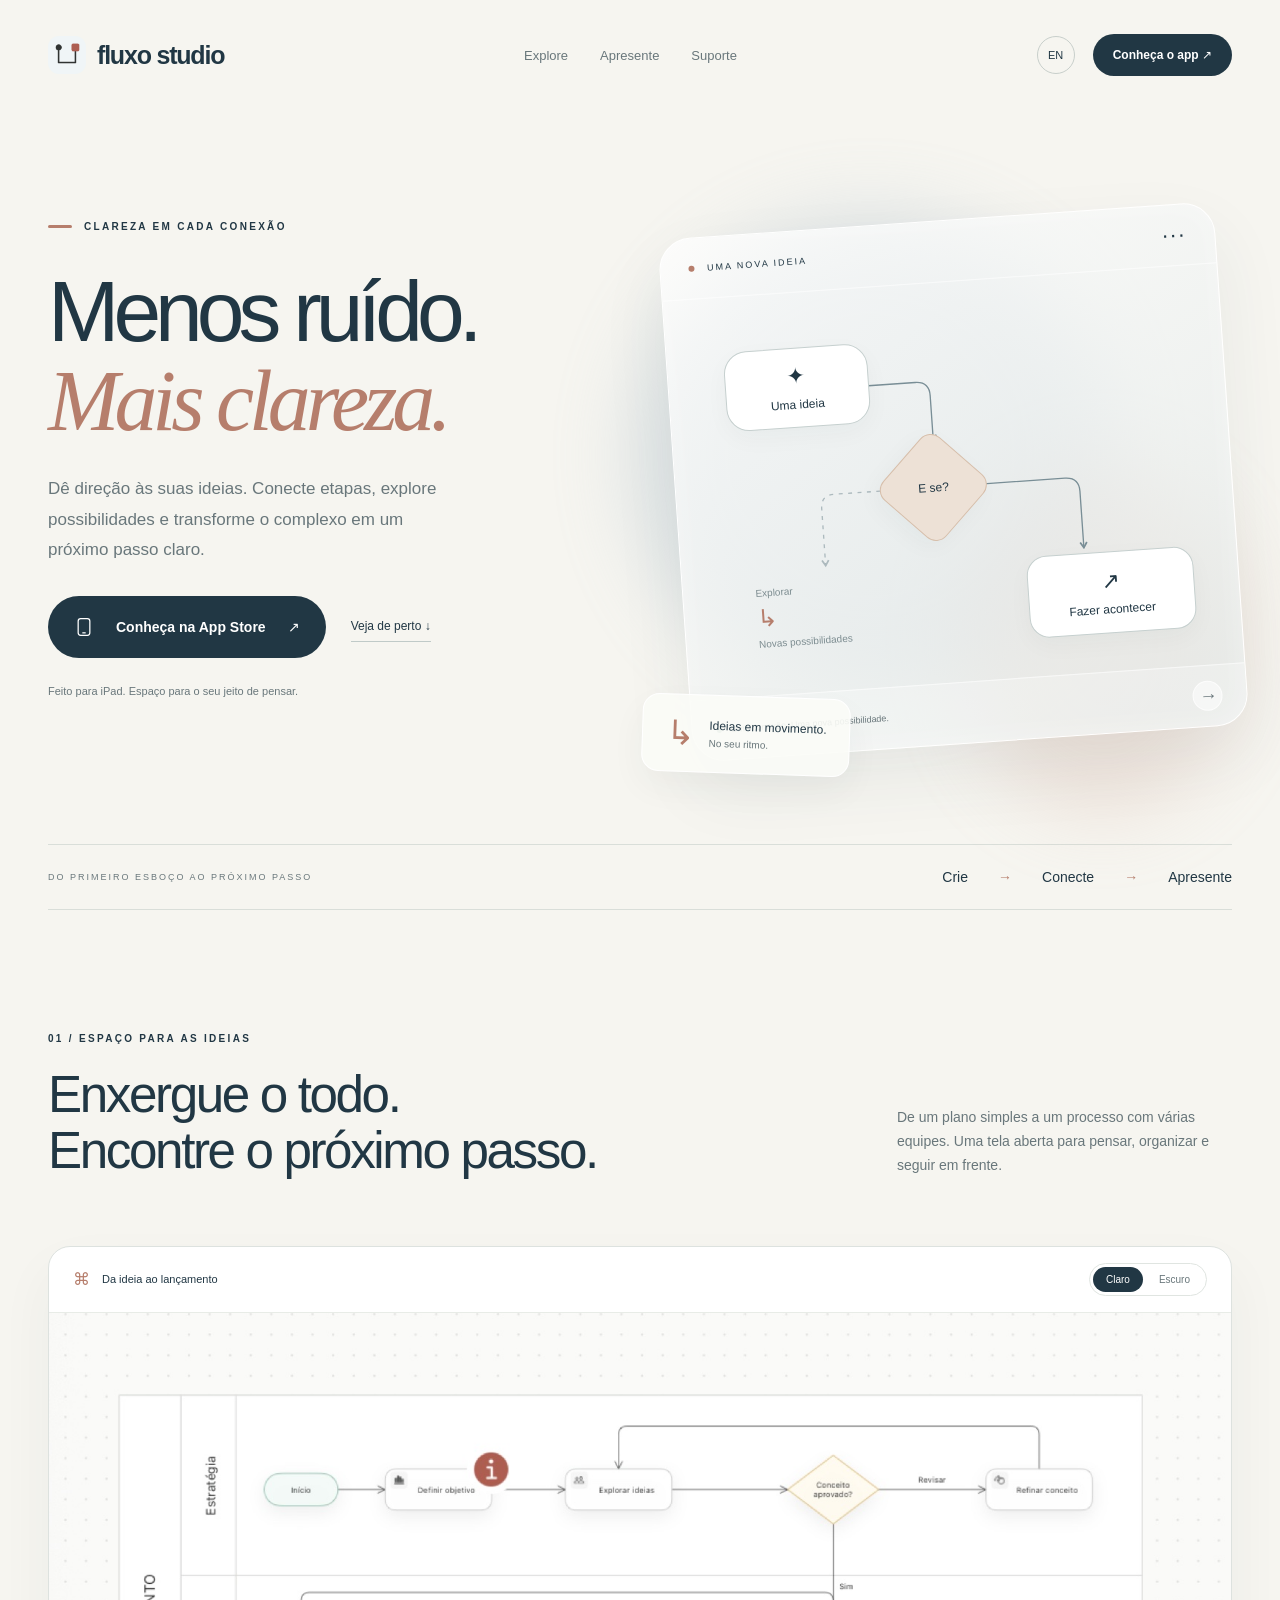
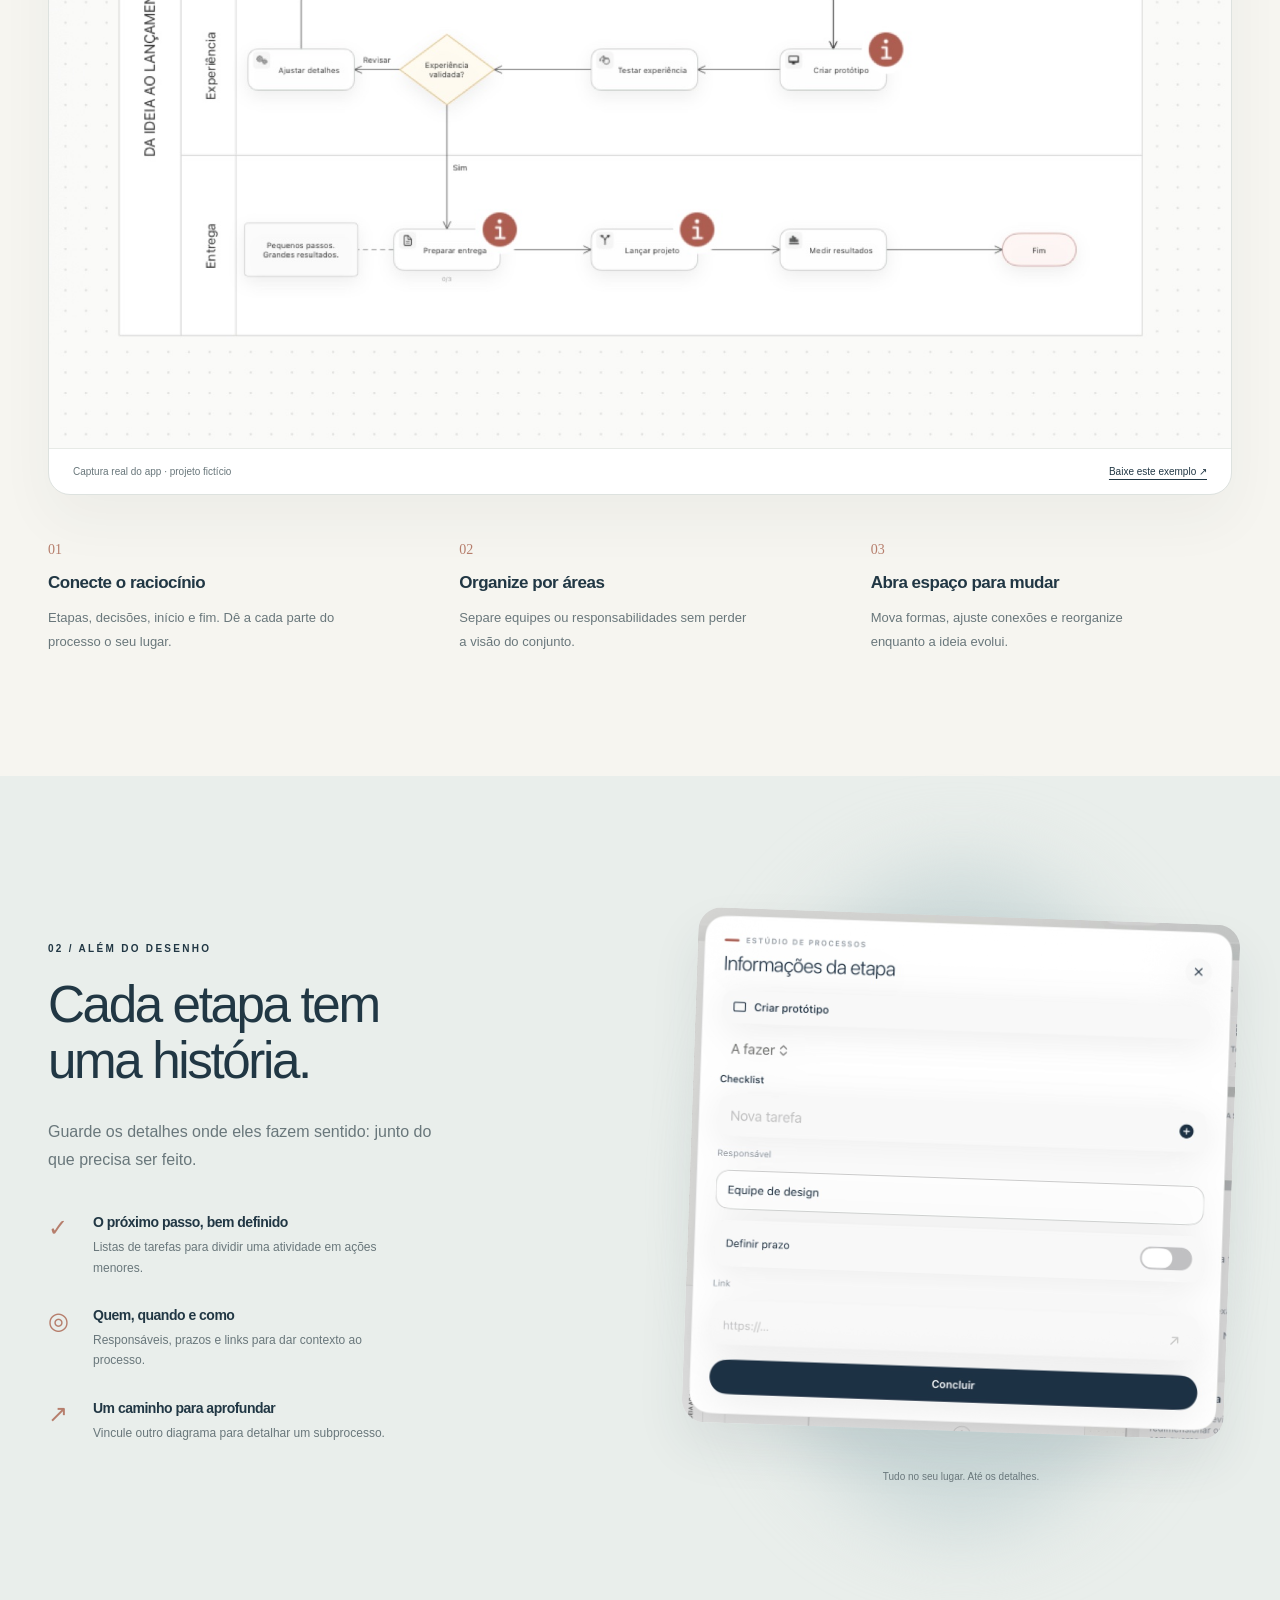
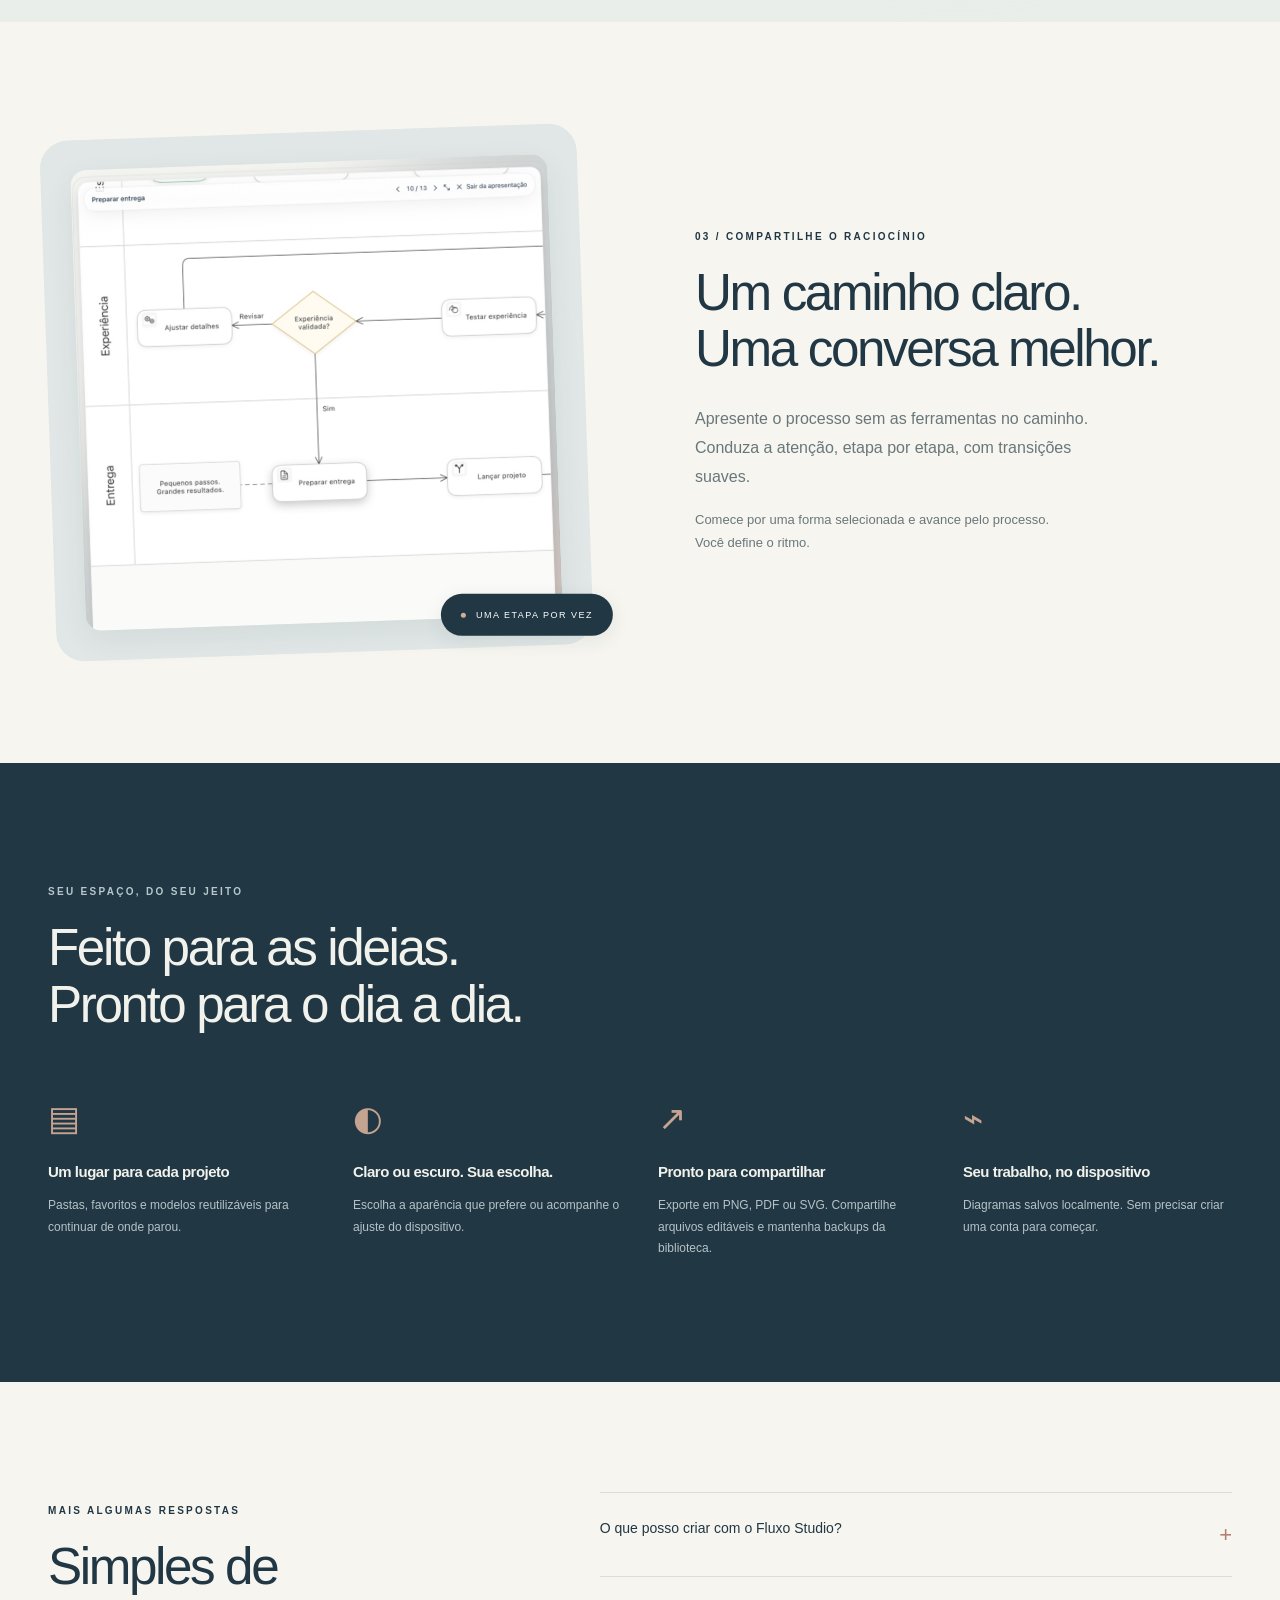
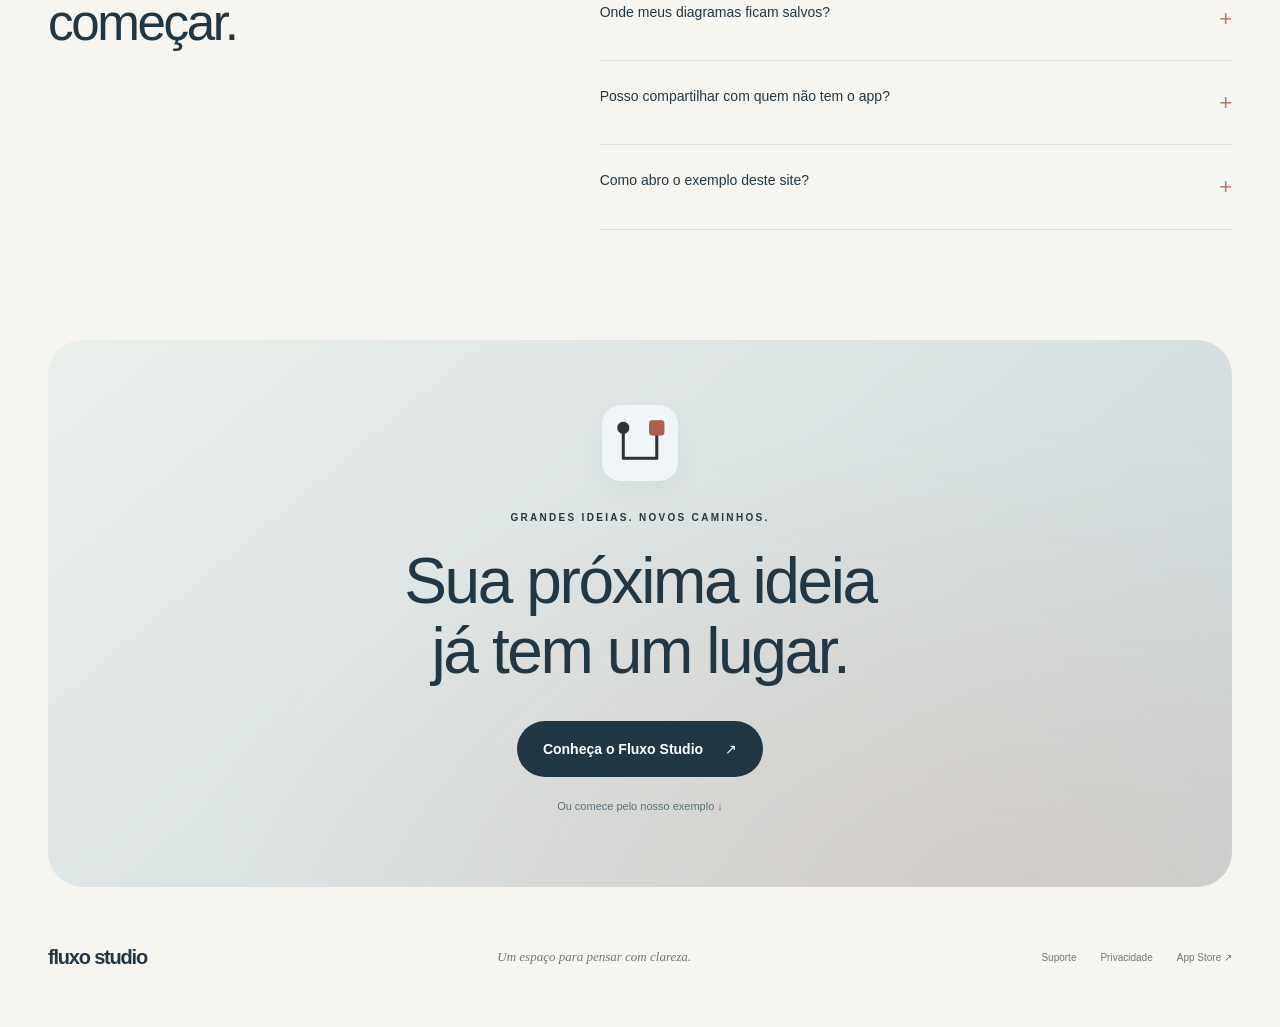
<file: index.html>
<!doctype html>
<html lang="pt-BR">
<head>
<meta charset="utf-8"><meta name="viewport" content="width=device-width,initial-scale=1">
<title>Fluxo Studio — Grandes ideias. Novos caminhos.</title>
<meta name="description" content="Transforme ideias em fluxogramas claros no iPad. Conecte etapas, organize processos e apresente cada próximo passo com Fluxo Studio.">
<meta name="theme-color" content="#f6f5f0"><link rel="canonical" href="https://forappmobile.github.io/fluxostudio.io/">
<meta property="og:title" content="Fluxo Studio — Grandes ideias. Novos caminhos."><meta property="og:description" content="Um espaço para conectar, organizar e criar. Fluxogramas no iPad."><meta property="og:image" content="https://forappmobile.github.io/fluxostudio.io/assets/social.jpg"><meta property="og:type" content="website">
<link rel="icon" href="assets/icon.png"><link rel="apple-touch-icon" href="assets/icon.png"><link rel="stylesheet" href="style.css"><script defer src="app.js"></script>
</head>
<body>
<a class="skip" href="#main" data-en="Skip to content">Pular para o conteúdo</a>
<header class="nav wrap"><a class="brand" href="./" aria-label="Fluxo Studio"><img src="assets/icon.png" alt="" width="38" height="38"><span>fluxo studio</span></a><nav aria-label="Principal"><a href="#recursos" data-en="Explore">Explore</a><a href="#apresentacao" data-en="Present">Apresente</a><a href="support.html" data-en="Support">Suporte</a></nav><div class="nav-actions"><button class="lang" type="button" aria-label="Switch language to English">EN</button><a class="button small" href="https://apps.apple.com/us/app/fluxo-studio/id6829978647" data-en="Get the app ↗">Conheça o app ↗</a></div></header>
<main id="main">
<section class="hero wrap">
 <div class="hero-copy"><p class="eyebrow"><i></i><span data-en="CLARITY IN EVERY CONNECTION">CLAREZA EM CADA CONEXÃO</span></p><h1><span data-en="Less noise.">Menos ruído.</span><br><em data-en="More clarity.">Mais clareza.</em></h1><p class="lead" data-en="Give your ideas a direction. Connect steps, explore possibilities and turn the complex into a clear next step.">Dê direção às suas ideias. Conecte etapas, explore possibilidades e transforme o complexo em um próximo passo claro.</p><div class="hero-actions"><a class="button" href="https://apps.apple.com/us/app/fluxo-studio/id6829978647"><svg viewBox="0 0 24 24" aria-hidden="true"><rect x="5" y="2" width="14" height="20" rx="3"/><path d="M10 19h4"/></svg><span data-en="Discover on the App Store">Conheça na App Store</span><span>↗</span></a><a class="text-link" href="#recursos" data-en="Take a closer look ↓">Veja de perto ↓</a></div><p class="micro" data-en="Made for iPad. Space for your way of thinking.">Feito para iPad. Espaço para o seu jeito de pensar.</p></div>
 <div class="hero-art" aria-label="Demonstração ilustrativa de um fluxo"><div class="orbit one"></div><div class="orbit two"></div><div class="flow-board"><div class="board-heading"><span><i></i> <span data-en="A NEW IDEA">UMA NOVA IDEIA</span></span><span class="board-dots">···</span></div><div class="flow-stage"><svg class="wires" viewBox="0 0 600 510" aria-hidden="true"><defs><marker id="arrow" markerWidth="7" markerHeight="7" refX="5" refY="3.5" orient="auto"><path d="M1 1l4 2.5L1 6" fill="none" stroke="currentColor" stroke-width="1.3"/></marker></defs><path d="M136 125H260Q278 125 278 143V200"/><path d="M338 260H442Q460 260 460 278V350"/><path class="branch" d="M218 260H147Q130 260 130 277V350"/></svg><button class="flow-node start" data-step="0"><span class="node-icon">✦</span><span data-en="An idea">Uma ideia</span></button><button class="flow-node decision" data-step="1"><span data-en="What if?">E se?</span></button><button class="flow-node process" data-step="2"><span class="node-icon">↗</span><span data-en="Make it happen">Fazer acontecer</span></button><div class="flow-note"><span data-en="Explore">Explorar</span><span class="note-mark">↳</span><span data-en="New possibilities">Novas possibilidades</span></div></div><div class="board-bottom"><span class="pulse"></span><span data-en="One connection. A new possibility.">Uma conexão. Uma nova possibilidade.</span><button class="demo-next" type="button" aria-label="Próxima etapa">→</button></div></div><div class="floating-note"><span>↳</span><div><strong data-en="Ideas in motion.">Ideias em movimento.</strong><small data-en="At your own pace.">No seu ritmo.</small></div></div></div>
</section>
<div class="intro-strip wrap"><span data-en="FROM FIRST SKETCH TO NEXT STEP">DO PRIMEIRO ESBOÇO AO PRÓXIMO PASSO</span><div><span data-en="Create">Crie</span><b>→</b><span data-en="Connect">Conecte</span><b>→</b><span data-en="Present">Apresente</span></div></div>
<section class="workspace section wrap" id="recursos"><div class="section-top"><div><p class="eyebrow" data-en="01 / MAKE ROOM FOR IDEAS">01 / ESPAÇO PARA AS IDEIAS</p><h2 data-en="See the whole.\nFind the next step.">Enxergue o todo.<br>Encontre o próximo passo.</h2></div><p data-en="From a simple plan to a process with several teams. An open canvas to think, organize and move forward.">De um plano simples a um processo com várias equipes. Uma tela aberta para pensar, organizar e seguir em frente.</p></div><div class="app-window"><div class="window-bar"><span class="window-mark">⌘</span><span data-en="From idea to launch">Da ideia ao lançamento</span><div class="appearance-switch" role="group" aria-label="Aparência da prévia"><button class="active" type="button" data-theme="light" aria-pressed="true" data-en="Light">Claro</button><button type="button" data-theme="dark" aria-pressed="false" data-en="Dark">Escuro</button></div></div><img class="workspace-img" data-asset="flow-light" src="assets/pt-BR-flow-light.jpg" alt="Fluxograma real com áreas de estratégia, experiência e entrega" width="1600" height="996" loading="lazy"><div class="window-caption"><span data-en="Actual app capture · fictional project">Captura real do app · projeto fictício</span><a href="assets/exemplo.fluxo.json" download data-en="Download this example ↗">Baixe este exemplo ↗</a></div></div><div class="feature-row"><article><span class="feature-index">01</span><h3 data-en="Connect your thinking">Conecte o raciocínio</h3><p data-en="Steps, decisions, starts and finishes. Give every part of the process its place.">Etapas, decisões, início e fim. Dê a cada parte do processo o seu lugar.</p></article><article><span class="feature-index">02</span><h3 data-en="Organize with lanes">Organize por áreas</h3><p data-en="Separate teams or responsibilities without losing sight of the bigger picture.">Separe equipes ou responsabilidades sem perder a visão do conjunto.</p></article><article><span class="feature-index">03</span><h3 data-en="Make room for change">Abra espaço para mudar</h3><p data-en="Move shapes, adjust connections and reorganize as your idea evolves.">Mova formas, ajuste conexões e reorganize enquanto a ideia evolui.</p></article></div></section>
<section class="context-section section"><div class="wrap context-grid"><div class="context-copy"><p class="eyebrow" data-en="02 / GO BEYOND THE DIAGRAM">02 / ALÉM DO DESENHO</p><h2 data-en="Every step has\na story.">Cada etapa tem<br>uma história.</h2><p class="section-lead" data-en="Keep the details where they make sense: right next to the work.">Guarde os detalhes onde eles fazem sentido: junto do que precisa ser feito.</p><ul class="detail-list"><li><span>✓</span><div><h3 data-en="A clear next action">O próximo passo, bem definido</h3><p data-en="Checklists to break an activity into smaller actions.">Listas de tarefas para dividir uma atividade em ações menores.</p></div></li><li><span>◎</span><div><h3 data-en="Who, when and how">Quem, quando e como</h3><p data-en="Owners, deadlines and links to give your process context.">Responsáveis, prazos e links para dar contexto ao processo.</p></div></li><li><span>↗</span><div><h3 data-en="Dive into the details">Um caminho para aprofundar</h3><p data-en="Connect another diagram to explore a subprocess.">Vincule outro diagrama para detalhar um subprocesso.</p></div></li></ul></div><div class="details-visual"><div class="detail-backdrop"></div><img data-asset="details" src="assets/pt-BR-details.jpg" alt="Painel de informações de uma etapa no Fluxo Studio" width="1100" height="1045" loading="lazy"><span class="caption" data-en="Everything in its place. Even the details.">Tudo no seu lugar. Até os detalhes.</span></div></div></section>
<section class="presentation section wrap" id="apresentacao"><div class="presentation-visual"><img data-asset="presentation" src="assets/pt-BR-presentation.jpg" alt="Modo apresentação do Fluxo Studio" width="1100" height="1065" loading="lazy"><span class="presentation-pill"><i></i><span data-en="ONE STEP AT A TIME">UMA ETAPA POR VEZ</span></span></div><div><p class="eyebrow" data-en="03 / SHARE YOUR THINKING">03 / COMPARTILHE O RACIOCÍNIO</p><h2 data-en="A clear path.\nA better conversation.">Um caminho claro.<br>Uma conversa melhor.</h2><p class="section-lead" data-en="Present the process without the tools getting in the way. Guide attention, step by step, with smooth transitions.">Apresente o processo sem as ferramentas no caminho. Conduza a atenção, etapa por etapa, com transições suaves.</p><p class="subtle" data-en="Start from a selected shape and keep moving through the process. You set the pace.">Comece por uma forma selecionada e avance pelo processo. Você define o ritmo.</p></div></section>
<section class="essentials section"><div class="wrap"><p class="eyebrow" data-en="YOUR SPACE, YOUR WAY">SEU ESPAÇO, DO SEU JEITO</p><h2 data-en="Built for ideas.\nReady for everyday work.">Feito para as ideias.<br>Pronto para o dia a dia.</h2><div class="essentials-grid"><article><span class="line-icon">▤</span><h3 data-en="A place for every project">Um lugar para cada projeto</h3><p data-en="Folders, favorites and reusable templates to pick up where you left off.">Pastas, favoritos e modelos reutilizáveis para continuar de onde parou.</p></article><article><span class="line-icon">◐</span><h3 data-en="Light or dark. Your choice.">Claro ou escuro. Sua escolha.</h3><p data-en="Choose your preferred appearance or follow your device’s setting.">Escolha a aparência que prefere ou acompanhe o ajuste do dispositivo.</p></article><article><span class="line-icon">↗</span><h3 data-en="Ready to share">Pronto para compartilhar</h3><p data-en="Export PNG, PDF or SVG. Share editable files and keep library backups.">Exporte em PNG, PDF ou SVG. Compartilhe arquivos editáveis e mantenha backups da biblioteca.</p></article><article><span class="line-icon">⌁</span><h3 data-en="Your work, on your device">Seu trabalho, no dispositivo</h3><p data-en="Diagrams saved locally. No account required to start creating.">Diagramas salvos localmente. Sem precisar criar uma conta para começar.</p></article></div></div></section>
<section class="faq section wrap"><div><p class="eyebrow" data-en="A FEW MORE DETAILS">MAIS ALGUMAS RESPOSTAS</p><h2 data-en="Simple to\nget started.">Simples de<br>começar.</h2></div><div class="faq-items"><details><summary data-en="What can I create with Fluxo Studio?">O que posso criar com o Fluxo Studio?</summary><p data-en="Flowcharts for work processes, project planning, decision paths and ideas you want to organize visually. Start with a simple sequence and add detail as you need it.">Fluxogramas de processos de trabalho, planejamento de projetos, caminhos de decisão e ideias que você quer organizar visualmente. Comece com uma sequência simples e detalhe conforme precisar.</p></details><details><summary data-en="Where are my diagrams saved?">Onde meus diagramas ficam salvos?</summary><p data-en="In the app’s local storage on your device. Use editable-file export and full library backups to keep a separate copy. Fluxo Studio does not offer automatic cloud synchronization.">No armazenamento local do app, no seu dispositivo. Use a exportação de arquivos editáveis e o backup completo da biblioteca para manter uma cópia separada. O Fluxo Studio não oferece sincronização automática em nuvem.</p></details><details><summary data-en="Can I share with someone who doesn’t have the app?">Posso compartilhar com quem não tem o app?</summary><p data-en="Yes. Export as PNG, PDF or SVG for viewing outside Fluxo Studio. To continue editing in Fluxo Studio, share an editable diagram file.">Sim. Exporte em PNG, PDF ou SVG para visualizar fora do Fluxo Studio. Para continuar editando no Fluxo Studio, compartilhe o arquivo editável do diagrama.</p></details><details><summary data-en="How do I open the example from this site?">Como abro o exemplo deste site?</summary><p data-en="Download the sample diagram, save it to Files and use the import option in the app’s editor menu. The example is fictional and can be edited.">Baixe o diagrama de exemplo, salve no app Arquivos e use a opção de importação no menu do editor. O exemplo é fictício e pode ser editado.</p></details></div></section>
<section class="closing wrap"><div class="closing-mark"><img src="assets/icon.png" alt="" width="76" height="76"></div><p class="eyebrow" data-en="GREAT IDEAS. NEW PATHS.">GRANDES IDEIAS. NOVOS CAMINHOS.</p><h2 data-en="Your next idea\nalready has a place.">Sua próxima ideia<br>já tem um lugar.</h2><a class="button" href="https://apps.apple.com/us/app/fluxo-studio/id6829978647"><span data-en="Discover Fluxo Studio">Conheça o Fluxo Studio</span><span>↗</span></a><a class="closing-example" href="assets/exemplo.fluxo.json" download data-en="Or start with our example ↓">Ou comece pelo nosso exemplo ↓</a></section>
</main>
<footer class="footer wrap"><a class="brand" href="./">fluxo studio</a><span data-en="A space to think clearly.">Um espaço para pensar com clareza.</span><div><a href="support.html" data-en="Support">Suporte</a><a href="privacy.html" data-en="Privacy">Privacidade</a><a href="https://apps.apple.com/us/app/fluxo-studio/id6829978647">App Store ↗</a></div></footer>
</body></html>
</file>
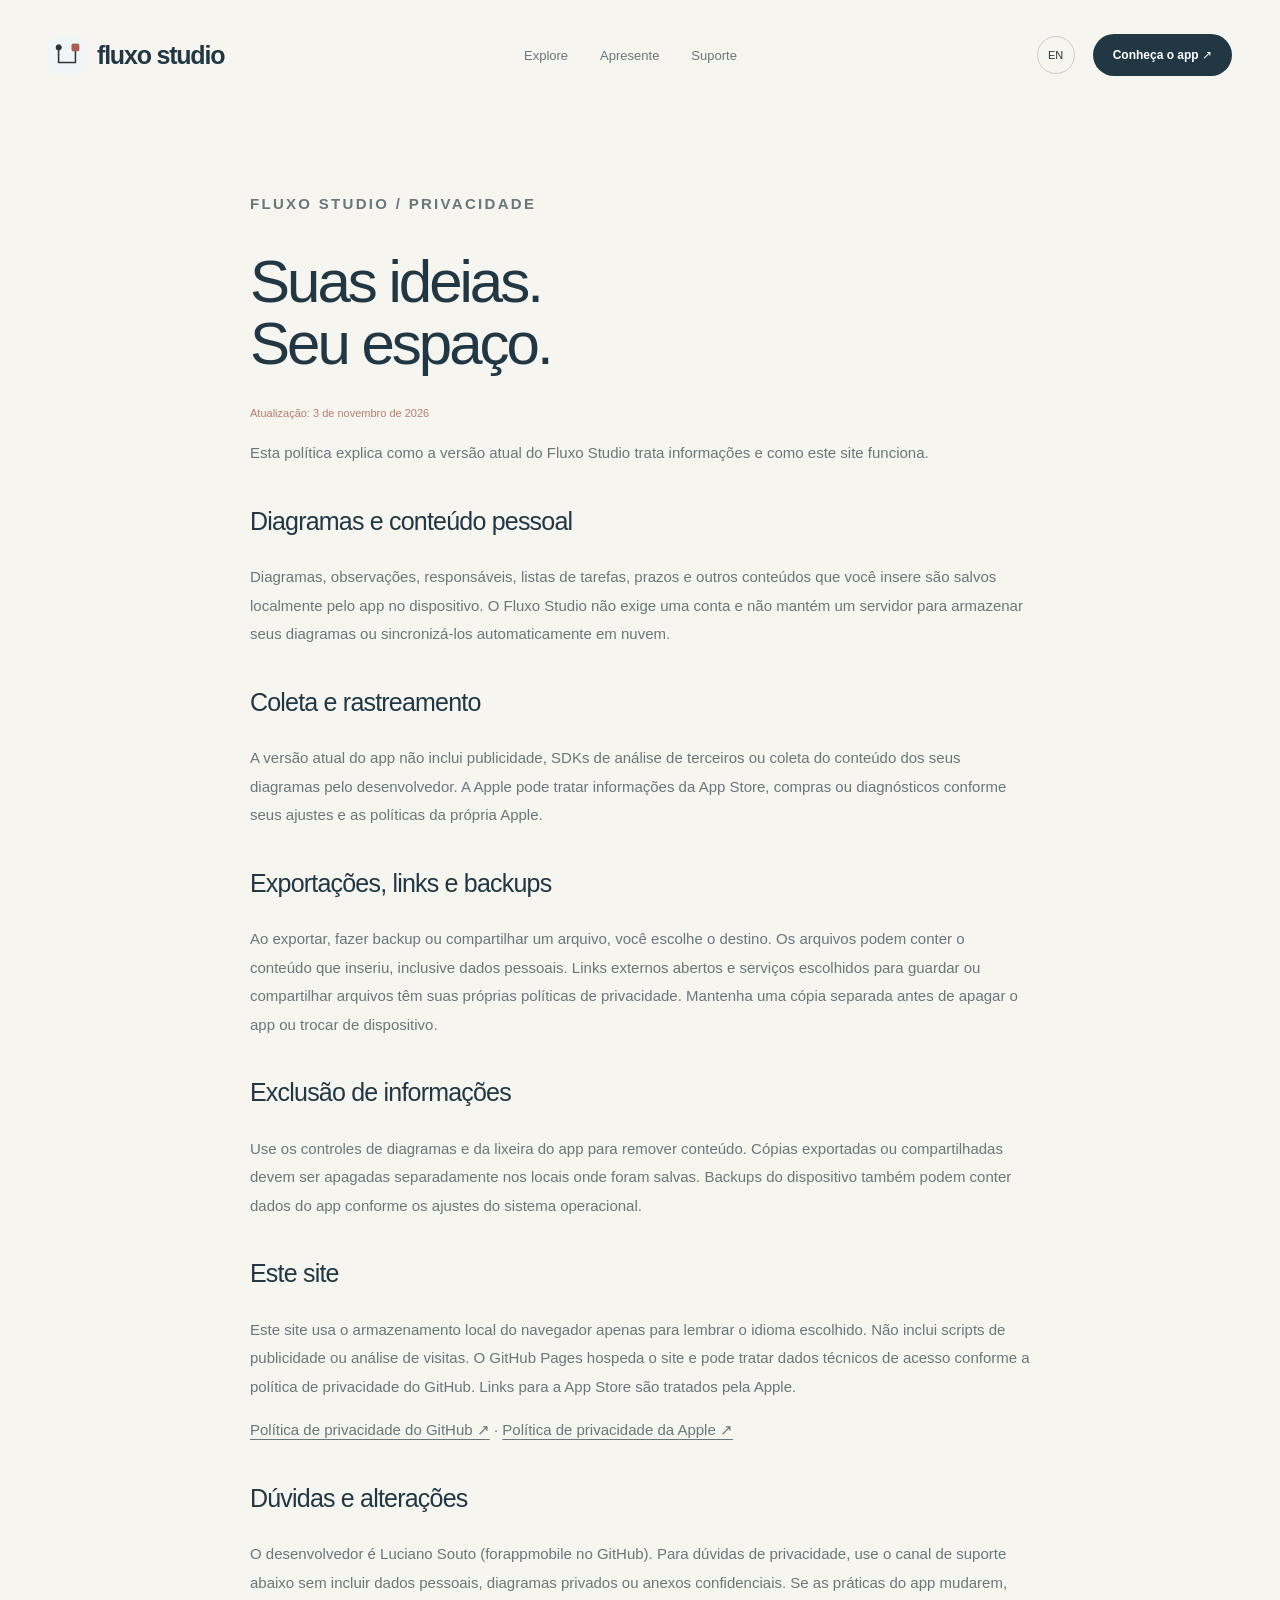
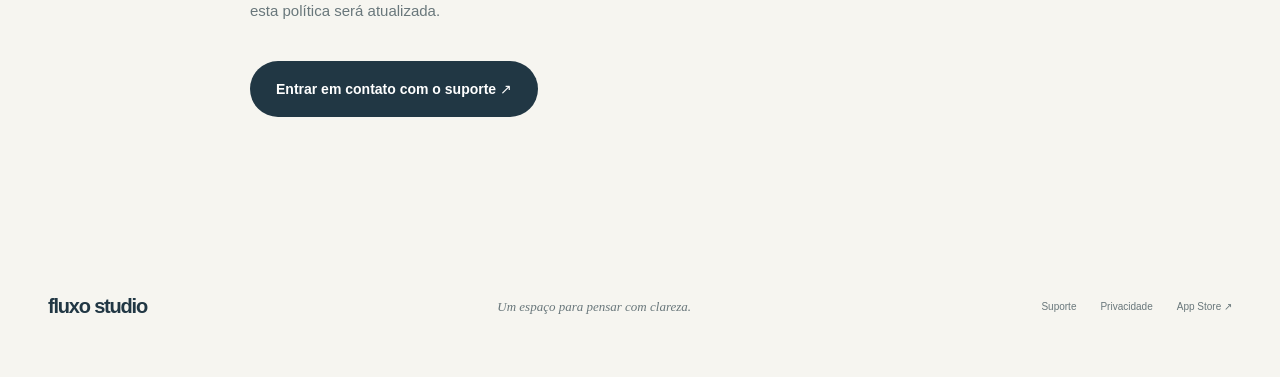
<file: privacy.html>
<!doctype html>
<html lang="pt-BR">
<head>
<meta charset="utf-8"><meta name="viewport" content="width=device-width,initial-scale=1">
<title>Fluxo Studio — Privacidade</title>
<meta name="description" content="Transforme ideias em fluxogramas claros no iPad. Conecte etapas, organize processos e apresente cada próximo passo com Fluxo Studio.">
<meta name="theme-color" content="#f6f5f0"><link rel="canonical" href="https://forappmobile.github.io/fluxostudio.io/privacy.html">
<meta property="og:title" content="Fluxo Studio — Grandes ideias. Novos caminhos."><meta property="og:description" content="Um espaço para conectar, organizar e criar. Fluxogramas no iPad."><meta property="og:image" content="https://forappmobile.github.io/fluxostudio.io/assets/social.jpg"><meta property="og:type" content="website">
<link rel="icon" href="assets/icon.png"><link rel="apple-touch-icon" href="assets/icon.png"><link rel="stylesheet" href="style.css"><script defer src="app.js"></script>
</head>
<body data-pt-title="Fluxo Studio — Privacidade" data-en-title="Fluxo Studio — Privacy"><a class="skip" href="#main" data-en="Skip to content">Pular para o conteúdo</a>
<header class="nav wrap"><a class="brand" href="./" aria-label="Fluxo Studio"><img src="assets/icon.png" alt="" width="38" height="38"><span>fluxo studio</span></a><nav aria-label="Principal"><a href="./#recursos" data-en="Explore">Explore</a><a href="./#apresentacao" data-en="Present">Apresente</a><a href="support.html" data-en="Support">Suporte</a></nav><div class="nav-actions"><button class="lang" type="button" aria-label="Switch language to English">EN</button><a class="button small" href="https://apps.apple.com/us/app/fluxo-studio/id6829978647" data-en="Get the app ↗">Conheça o app ↗</a></div></header>
<main id="main" class="legal wrap"><p class="eyebrow" data-en="FLUXO STUDIO / PRIVACY">FLUXO STUDIO / PRIVACIDADE</p><h1 data-en="Your ideas.
Your space.">Suas ideias.<br>Seu espaço.</h1><p class="updated" data-en="Last updated: November 3, 2026">Atualização: 3 de novembro de 2026</p><p data-en="This policy explains how the current version of Fluxo Studio handles information, and how this website works.">Esta política explica como a versão atual do Fluxo Studio trata informações e como este site funciona.</p><h2 data-en="Diagrams and personal content">Diagramas e conteúdo pessoal</h2><p data-en="Diagrams, notes, owners, checklists, deadlines and other content you enter are saved locally in the app on your device. Fluxo Studio does not require an account and does not operate a server for storing your diagrams or automatically synchronizing them in the cloud.">Diagramas, observações, responsáveis, listas de tarefas, prazos e outros conteúdos que você insere são salvos localmente pelo app no dispositivo. O Fluxo Studio não exige uma conta e não mantém um servidor para armazenar seus diagramas ou sincronizá-los automaticamente em nuvem.</p><h2 data-en="Collection and tracking">Coleta e rastreamento</h2><p data-en="The current app does not include advertising, third-party analytics SDKs or developer-operated collection of your diagram content. Apple may process App Store, purchase or diagnostic information according to your settings and Apple’s own policies.">A versão atual do app não inclui publicidade, SDKs de análise de terceiros ou coleta do conteúdo dos seus diagramas pelo desenvolvedor. A Apple pode tratar informações da App Store, compras ou diagnósticos conforme seus ajustes e as políticas da própria Apple.</p><h2 data-en="Exports, links and backups">Exportações, links e backups</h2><p data-en="When you export, back up or share a file, you choose the destination. Files may contain the content you entered, including personal details. External links you open and services you choose to store or share files have their own privacy policies. Keep a separate backup before deleting the app or changing devices.">Ao exportar, fazer backup ou compartilhar um arquivo, você escolhe o destino. Os arquivos podem conter o conteúdo que inseriu, inclusive dados pessoais. Links externos abertos e serviços escolhidos para guardar ou compartilhar arquivos têm suas próprias políticas de privacidade. Mantenha uma cópia separada antes de apagar o app ou trocar de dispositivo.</p><h2 data-en="Deleting your information">Exclusão de informações</h2><p data-en="Use the app’s diagram and trash controls to remove content. Exported and shared copies must be deleted separately from the locations where you saved them. Device backups may also contain app data according to your operating-system settings.">Use os controles de diagramas e da lixeira do app para remover conteúdo. Cópias exportadas ou compartilhadas devem ser apagadas separadamente nos locais onde foram salvas. Backups do dispositivo também podem conter dados do app conforme os ajustes do sistema operacional.</p><h2 data-en="This website">Este site</h2><p data-en="This website uses browser local storage only to remember your language choice. It does not include advertising or analytics scripts. GitHub Pages hosts the website and may process technical access data under GitHub’s privacy policy. Links to the App Store are handled by Apple.">Este site usa o armazenamento local do navegador apenas para lembrar o idioma escolhido. Não inclui scripts de publicidade ou análise de visitas. O GitHub Pages hospeda o site e pode tratar dados técnicos de acesso conforme a política de privacidade do GitHub. Links para a App Store são tratados pela Apple.</p><p><a href="https://docs.github.com/en/site-policy/privacy-policies/github-general-privacy-statement" data-en="GitHub privacy policy ↗">Política de privacidade do GitHub ↗</a> · <a href="https://www.apple.com/legal/privacy/" data-en="Apple privacy policy ↗">Política de privacidade da Apple ↗</a></p><h2 data-en="Questions and changes">Dúvidas e alterações</h2><p data-en="The developer is Luciano Souto (forappmobile on GitHub). For privacy questions, use the support channel below without including personal data, private diagrams or confidential attachments. If the app’s practices change, this policy will be updated.">O desenvolvedor é Luciano Souto (forappmobile no GitHub). Para dúvidas de privacidade, use o canal de suporte abaixo sem incluir dados pessoais, diagramas privados ou anexos confidenciais. Se as práticas do app mudarem, esta política será atualizada.</p><a class="button" href="support.html" data-en="Contact support ↗">Entrar em contato com o suporte ↗</a></main><footer class="footer wrap"><a class="brand" href="./">fluxo studio</a><span data-en="A space to think clearly.">Um espaço para pensar com clareza.</span><div><a href="support.html" data-en="Support">Suporte</a><a href="privacy.html" data-en="Privacy">Privacidade</a><a href="https://apps.apple.com/us/app/fluxo-studio/id6829978647">App Store ↗</a></div></footer>
</body></html>
</file>
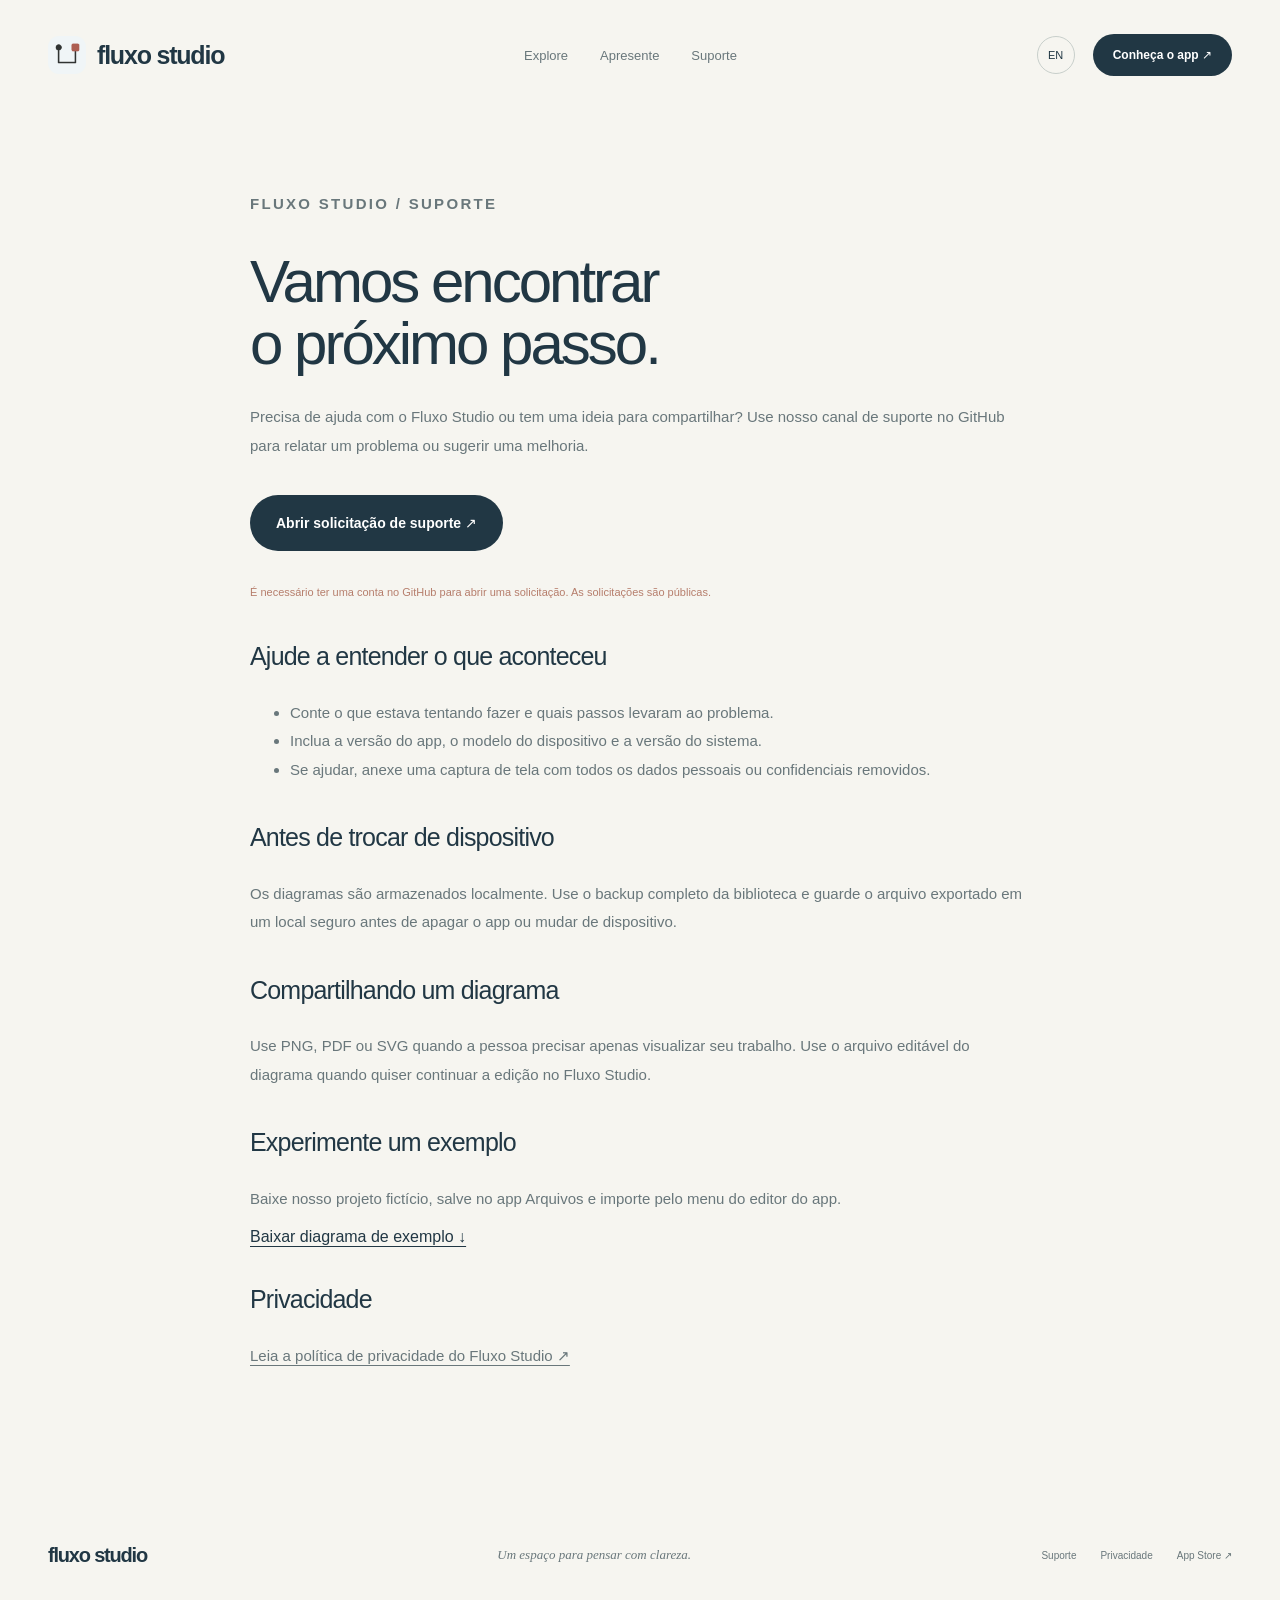
<file: support.html>
<!doctype html>
<html lang="pt-BR">
<head>
<meta charset="utf-8"><meta name="viewport" content="width=device-width,initial-scale=1">
<title>Fluxo Studio — Suporte</title>
<meta name="description" content="Transforme ideias em fluxogramas claros no iPad. Conecte etapas, organize processos e apresente cada próximo passo com Fluxo Studio.">
<meta name="theme-color" content="#f6f5f0"><link rel="canonical" href="https://forappmobile.github.io/fluxostudio.io/support.html">
<meta property="og:title" content="Fluxo Studio — Grandes ideias. Novos caminhos."><meta property="og:description" content="Um espaço para conectar, organizar e criar. Fluxogramas no iPad."><meta property="og:image" content="https://forappmobile.github.io/fluxostudio.io/assets/social.jpg"><meta property="og:type" content="website">
<link rel="icon" href="assets/icon.png"><link rel="apple-touch-icon" href="assets/icon.png"><link rel="stylesheet" href="style.css"><script defer src="app.js"></script>
</head>
<body data-pt-title="Fluxo Studio — Suporte" data-en-title="Fluxo Studio — Support"><a class="skip" href="#main" data-en="Skip to content">Pular para o conteúdo</a>
<header class="nav wrap"><a class="brand" href="./" aria-label="Fluxo Studio"><img src="assets/icon.png" alt="" width="38" height="38"><span>fluxo studio</span></a><nav aria-label="Principal"><a href="./#recursos" data-en="Explore">Explore</a><a href="./#apresentacao" data-en="Present">Apresente</a><a href="support.html" data-en="Support">Suporte</a></nav><div class="nav-actions"><button class="lang" type="button" aria-label="Switch language to English">EN</button><a class="button small" href="https://apps.apple.com/us/app/fluxo-studio/id6829978647" data-en="Get the app ↗">Conheça o app ↗</a></div></header>
<main id="main" class="legal wrap"><p class="eyebrow" data-en="FLUXO STUDIO / SUPPORT">FLUXO STUDIO / SUPORTE</p><h1 data-en="Let’s find
the next step.">Vamos encontrar<br>o próximo passo.</h1><p data-en="Need help with Fluxo Studio or have an idea to share? Use our GitHub support channel to report an issue or suggest an improvement.">Precisa de ajuda com o Fluxo Studio ou tem uma ideia para compartilhar? Use nosso canal de suporte no GitHub para relatar um problema ou sugerir uma melhoria.</p><a class="button" href="https://github.com/forappmobile/fluxostudio.io/issues/new" data-en="Open a support request ↗">Abrir solicitação de suporte ↗</a><p class="updated" data-en="A GitHub account is required to open a request. Requests are public.">É necessário ter uma conta no GitHub para abrir uma solicitação. As solicitações são públicas.</p><h2 data-en="Help us understand what happened">Ajude a entender o que aconteceu</h2><ul><li data-en="Tell us what you were trying to do and which steps led to the issue.">Conte o que estava tentando fazer e quais passos levaram ao problema.</li><li data-en="Include the app version, device model and operating-system version.">Inclua a versão do app, o modelo do dispositivo e a versão do sistema.</li><li data-en="If helpful, attach a screenshot with all personal or confidential information removed.">Se ajudar, anexe uma captura de tela com todos os dados pessoais ou confidenciais removidos.</li></ul><h2 data-en="Before changing devices">Antes de trocar de dispositivo</h2><p data-en="Diagrams are stored locally. Use a full library backup and keep the exported file in a safe place before deleting the app or moving to another device.">Os diagramas são armazenados localmente. Use o backup completo da biblioteca e guarde o arquivo exportado em um local seguro antes de apagar o app ou mudar de dispositivo.</p><h2 data-en="Sharing a diagram">Compartilhando um diagrama</h2><p data-en="Use PNG, PDF or SVG when someone only needs to view your work. Use an editable diagram file when you want to continue editing in Fluxo Studio.">Use PNG, PDF ou SVG quando a pessoa precisar apenas visualizar seu trabalho. Use o arquivo editável do diagrama quando quiser continuar a edição no Fluxo Studio.</p><h2 data-en="Try an example">Experimente um exemplo</h2><p data-en="Download our fictional project, save it to Files and import it from the app’s editor menu.">Baixe nosso projeto fictício, salve no app Arquivos e importe pelo menu do editor do app.</p><a href="assets/exemplo.fluxo.json" download data-en="Download sample diagram ↓">Baixar diagrama de exemplo ↓</a><h2 data-en="Privacy">Privacidade</h2><p><a href="privacy.html" data-en="Read the Fluxo Studio privacy policy ↗">Leia a política de privacidade do Fluxo Studio ↗</a></p></main><footer class="footer wrap"><a class="brand" href="./">fluxo studio</a><span data-en="A space to think clearly.">Um espaço para pensar com clareza.</span><div><a href="support.html" data-en="Support">Suporte</a><a href="privacy.html" data-en="Privacy">Privacidade</a><a href="https://apps.apple.com/us/app/fluxo-studio/id6829978647">App Store ↗</a></div></footer>
</body></html>
</file>
<file: style.css>
:root{--paper:#f6f5f0;--ink:#213744;--muted:#69777b;--coral:#b67e6c;--line:#d9ded9;--serif:Georgia,'Times New Roman',serif}*{box-sizing:border-box}html{scroll-behavior:smooth;scroll-padding-top:100px}body{margin:0;background:var(--paper);color:var(--ink);font-family:-apple-system,BlinkMacSystemFont,'Segoe UI',sans-serif;-webkit-font-smoothing:antialiased}a{color:inherit;text-decoration:none}button{font:inherit;color:inherit}a,button,summary{-webkit-tap-highlight-color:transparent}button,a{touch-action:manipulation}button{cursor:pointer}a:focus-visible,button:focus-visible,summary:focus-visible{outline:3px solid var(--coral);outline-offset:5px}img{max-width:100%;display:block}svg{fill:none;stroke:currentColor;stroke-width:1.5}.wrap{width:min(1240px,calc(100% - 96px));margin-inline:auto}.nav{height:110px;display:flex;align-items:center;justify-content:space-between;gap:35px}.brand{font-size:25px;letter-spacing:-1.2px;font-weight:650;display:flex;align-items:center;gap:11px;white-space:nowrap}.brand img{border-radius:11px}.nav nav{display:flex;gap:32px;font-size:13px}.nav nav a{color:var(--muted);transition:color .2s}.nav nav a:hover{color:var(--ink)}.nav-actions{display:flex;align-items:center;gap:18px}.button{display:inline-flex;align-items:center;justify-content:center;gap:22px;padding:20px 26px;background:var(--ink);color:#fff;border-radius:100px;font-size:14px;font-weight:550;transition:transform .25s,background .25s;min-height:50px}.button:hover{transform:translateY(-3px);background:#345466}.button svg{width:20px;height:22px}.button.small{font-size:12px;padding:13px 20px;min-height:42px}.lang{border:1px solid #c8cfcb;background:transparent;border-radius:100%;width:38px;height:38px;font-size:11px;transition:background .2s}.lang:hover{background:#e6e9e3}.hero{display:grid;grid-template-columns:1fr 1fr;gap:20px;min-height:710px;align-items:center;padding-block:65px 100px}.eyebrow{font-size:10px;letter-spacing:2.3px;font-weight:650;display:flex;align-items:center;gap:12px;line-height:1.7}.eyebrow i{height:3px;width:24px;border-radius:3px;background:var(--coral)}h1{font-size:clamp(60px,6.7vw,94px);letter-spacing:-6px;font-weight:450;line-height:1.04;margin:32px 0 28px}h1 em{font-family:var(--serif);font-weight:400;color:var(--coral);letter-spacing:-5px}.lead{font-size:17px;color:var(--muted);line-height:1.8;max-width:420px}.hero-actions{display:flex;align-items:center;gap:25px;margin-top:30px}.text-link{font-size:12px;border-bottom:1px solid #c0cac8;padding-block:8px;white-space:nowrap}.micro{font-size:11px;color:var(--muted);margin-top:24px}.hero-art{position:relative;isolation:isolate;padding:45px 0 0 25px}.orbit{position:absolute;z-index:-1;border-radius:50%;filter:blur(40px);pointer-events:none}.orbit.one{background:#9eb4c4;opacity:.3;width:480px;height:480px;top:40px;left:-20px}.orbit.two{background:#d7b3a3;opacity:.28;width:280px;height:350px;right:-10px;bottom:-70px}.flow-board{background:linear-gradient(145deg,#ffffffbd,#e2e8e7b3);border:1px solid #fff;border-radius:32px;box-shadow:0 30px 70px #314b5712,inset 0 0 30px #fff5;transform:rotate(-4deg);overflow:hidden;transition:transform .8s}.hero-art:hover .flow-board{transform:rotate(-2deg)}.board-heading{display:flex;justify-content:space-between;padding:25px 28px;font-size:9px;letter-spacing:2px;border-bottom:1px solid #fff9;align-items:center}.board-heading i{width:6px;height:6px;display:inline-block;border-radius:50%;background:var(--coral);margin-right:8px}.board-dots{font-size:22px;line-height:10px}.flow-stage{height:400px;position:relative}.wires{position:absolute;width:100%;height:100%;color:#798e96}.wires path:not(defs path){stroke-width:1.7;marker-end:url(#arrow)}.wires .branch{stroke-dasharray:5 7;opacity:.55}.flow-node{position:absolute;z-index:1;background:#fff;border:1px solid #c6d0cf;box-shadow:0 8px 25px #21374409;display:flex;align-items:center;justify-content:center;flex-direction:column;gap:8px;font-size:12px;transition:box-shadow .5s,transform .5s,border-color .5s}.flow-node.active{box-shadow:0 0 0 6px #b67e6c15,0 15px 30px #21374415;border-color:var(--coral);transform:translateY(-3px)}.flow-node.start{width:26%;height:80px;border-radius:23px;left:10%;top:55px}.node-icon{font-size:22px}.flow-node.decision{width:84px;height:84px;left:calc(46.3% - 42px);top:calc(51% - 42px);border-radius:14px;transform:rotate(45deg);background:#ede1d6;border-color:#d7bfab}.flow-node.decision span{transform:rotate(-45deg);font-size:12px}.flow-node.decision.active{transform:rotate(45deg) translate(-2px,-2px)}.flow-node.process{width:30%;height:82px;left:62%;top:70%;border-radius:20px}.flow-note{position:absolute;left:13%;top:73%;font-size:10px;color:#7d8d91;display:flex;flex-direction:column;gap:6px}.note-mark{font-size:24px;color:#b67e6c}.board-bottom{display:flex;align-items:center;gap:9px;padding:15px 24px;background:#ffffff38;font-size:9px;color:var(--muted);border-top:1px solid #fff9}.pulse{width:5px;height:5px;background:#8aab98;border-radius:50%}.demo-next{border:1px solid #ffffffb0;background:#ffffff85;border-radius:50%;font-size:18px;width:30px;height:30px;margin-left:auto}.floating-note{position:absolute;bottom:-30px;left:-8px;padding:18px 23px;border:1px solid white;background:#fbfcf8e8;border-radius:17px;display:flex;gap:15px;align-items:center;box-shadow:0 15px 35px #2137440c;transform:rotate(2deg)}.floating-note>span{font-family:var(--serif);font-size:34px;color:var(--coral)}.floating-note strong{font-size:12px;font-weight:500;display:block}.floating-note small{display:block;color:var(--muted);font-size:10px;margin-top:5px}.intro-strip{border-top:1px solid var(--line);border-bottom:1px solid var(--line);padding-block:24px;display:flex;justify-content:space-between;align-items:center}.intro-strip>span{font-size:9px;letter-spacing:2px;color:var(--muted)}.intro-strip>div{display:flex;align-items:center;gap:30px;font-size:14px}.intro-strip b{font-weight:400;color:var(--coral)}.section{padding-block:110px}h2{font-size:clamp(34px,4vw,53px);letter-spacing:-2.4px;font-weight:430;line-height:1.1;margin:20px 0 28px}h3{font-size:17px;letter-spacing:-.5px;font-weight:550}p{line-height:1.7}.section-top{display:flex;justify-content:space-between;align-items:end;gap:60px;margin-bottom:38px}.section-top>p{max-width:335px;color:var(--muted);font-size:14px;margin-bottom:30px}.app-window{border-radius:22px;overflow:hidden;background:#fff;border:1px solid #dde2df;box-shadow:0 25px 55px #2137440c;transition:background .5s}.window-bar{display:flex;gap:12px;align-items:center;padding:16px 24px;font-size:11px;border-bottom:1px solid #e8ece7}.window-mark{font-size:17px;color:var(--coral)}.appearance-switch{display:flex;gap:3px;margin-left:auto;padding:3px;border:1px solid #e0e5e1;border-radius:30px}.appearance-switch button{background:none;border:0;padding:7px 13px;font-size:10px;border-radius:25px;color:var(--muted)}.appearance-switch button.active{background:var(--ink);color:white}.workspace-img{width:100%;height:auto;transition:opacity .25s}.window-caption{display:flex;justify-content:space-between;gap:20px;padding:17px 24px;font-size:10px;color:var(--muted);border-top:1px solid #e7eae6}.window-caption a{color:var(--ink);text-decoration:underline;text-underline-offset:4px}.app-window.dark{background:#242a31;color:#dfe7ec}.app-window.dark .window-bar,.app-window.dark .window-caption{border-color:#3f4b50}.app-window.dark .window-caption,.app-window.dark .window-caption a{color:#b7c4cc}.feature-row{display:grid;grid-template-columns:repeat(3,1fr);gap:50px;margin-top:45px}.feature-index{font-family:var(--serif);font-size:14px;color:var(--coral)}.feature-row h3{margin:15px 0 12px}.feature-row p,.essentials-grid p{font-size:13px;color:var(--muted);line-height:1.8;max-width:290px}.context-section{background:#e9eeeb}.context-grid{display:grid;grid-template-columns:1fr 1fr;gap:100px;align-items:center}.section-lead{color:var(--muted);font-size:16px;line-height:1.8;max-width:410px}.detail-list{list-style:none;padding:0;margin:35px 0 0}.detail-list li{display:flex;gap:20px;margin-block:25px}.detail-list li>span{font-size:24px;color:var(--coral);width:25px;padding-top:4px}.detail-list h3{font-size:14px;margin:4px 0 7px}.detail-list p{font-size:12px;color:var(--muted);max-width:320px;margin:0}.details-visual{position:relative;padding:30px 0}.details-visual img{border-radius:23px;box-shadow:0 25px 50px #233e4915;position:relative;transform:rotate(2deg);width:100%;height:auto}.detail-backdrop{position:absolute;inset:-20px 50px;background:#ccd9d9;border-radius:50%;filter:blur(40px)}.caption{position:relative;display:block;text-align:center;font-size:10px;color:var(--muted);margin-top:40px}.presentation{display:grid;grid-template-columns:1fr 1fr;gap:110px;align-items:center}.presentation-visual{position:relative;background:#e1e7e6;border-radius:28px;padding:30px;transform:rotate(-2deg)}.presentation-visual img{border-radius:16px;width:100%;height:auto;box-shadow:0 10px 30px #21374412}.presentation-pill{position:absolute;bottom:10px;right:-20px;background:var(--ink);color:#fff;padding:16px 20px;border-radius:50px;letter-spacing:1.5px;font-size:9px;display:flex;align-items:center;gap:10px;box-shadow:0 5px 20px #21374415;transform:rotate(2deg)}.presentation-pill i{width:5px;height:5px;background:#d1ad9a;border-radius:50%}.subtle{font-size:13px;line-height:1.8;color:var(--muted);max-width:380px}.essentials{background:#213744;color:#f1f2eb}.essentials .eyebrow{color:#b6c8cd}.essentials h2{max-width:700px}.essentials-grid{display:grid;grid-template-columns:repeat(4,1fr);gap:36px;margin-top:65px}.essentials-grid p{color:#b5c3c7;font-size:12px}.essentials-grid h3{font-size:15px;margin-top:25px}.line-icon{display:block;font-size:34px;color:#c5a391;font-weight:300}.faq{display:grid;grid-template-columns:1fr 1.4fr;gap:100px}.faq-items{border-top:1px solid var(--line)}details{border-bottom:1px solid var(--line);padding-block:24px}summary{list-style:none;cursor:pointer;font-size:14px;display:flex;justify-content:space-between;gap:20px;line-height:1.6}summary::-webkit-details-marker{display:none}summary:after{content:'+';font-size:22px;color:var(--coral);font-weight:300}details[open] summary:after{content:'−'}details p{font-size:13px;color:var(--muted);padding-right:25px;line-height:1.9}.closing{position:relative;text-align:center;padding:65px 30px 75px;border-radius:35px;background:radial-gradient(ellipse at 80% 100%,#d9b9aa66,transparent 60%),linear-gradient(140deg,#ebefeb,#c9d6da);overflow:hidden}.closing-mark img{margin:auto;border-radius:19px;box-shadow:0 10px 30px #2137440c}.closing .eyebrow{justify-content:center;margin-top:28px}.closing h2{font-size:clamp(39px,5vw,67px);margin-bottom:35px}.closing-example{display:block;font-size:11px;margin-top:23px;color:#586e77}.footer{display:flex;justify-content:space-between;align-items:center;gap:30px;min-height:140px}.footer .brand{font-size:20px}.footer>span{font-family:var(--serif);font-size:13px;font-style:italic;color:var(--muted)}.footer>div{display:flex;gap:24px;font-size:10px;color:var(--muted)}.skip{position:absolute;top:-100px;left:20px;background:var(--ink);color:white;padding:15px;z-index:99}.skip:focus{top:10px}.legal{max-width:780px;padding-block:65px 100px;min-height:65vh}.legal h1{font-size:60px;letter-spacing:-3px}.legal h2{font-size:25px;letter-spacing:-.8px;margin-top:40px}.legal p,.legal li{font-size:15px;line-height:1.9;color:var(--muted)}.legal a:not(.button){text-decoration:underline;text-underline-offset:4px}.legal .button{margin-block:20px}.legal .updated{font-size:11px;color:var(--coral)}
@media(min-width:1500px){.hero{min-height:780px}.hero-art{padding-left:10px}.flow-stage{height:430px}}@media(max-width:1050px){.wrap{width:calc(100% - 60px)}.nav nav{gap:20px}.nav-actions{gap:10px}.hero{gap:10px}.hero h1{font-size:70px;letter-spacing:-4px}.hero-actions{gap:18px;align-items:start;flex-direction:column}.flow-stage{height:330px}.flow-node.start{top:40px}.flow-node.decision{width:70px;height:70px;left:calc(46.3% - 35px);top:calc(51% - 35px)}.flow-node.process{height:68px;font-size:10px}.flow-node.start{height:70px;font-size:10px}.context-grid,.presentation{gap:55px}.essentials-grid{grid-template-columns:repeat(2,1fr);gap:30px 60px}.footer>span{display:none}}
@media(max-width:720px){.wrap{width:calc(100% - 40px)}.nav{height:85px;gap:10px}.brand{font-size:21px;gap:7px}.brand img{width:30px;height:30px}.nav nav{display:none}.nav .small{display:none}.hero{grid-template-columns:1fr;padding-block:40px 85px;gap:35px;min-height:auto}.eyebrow{font-size:9px;letter-spacing:1.6px}.hero h1{font-size:76px;letter-spacing:-4.5px;margin-block:28px 24px}.hero h1 em{letter-spacing:-4px}.lead{font-size:16px;max-width:440px}.hero-actions{flex-direction:row;align-items:center;gap:20px}.button{font-size:12px;padding:18px 20px;gap:15px}.text-link{font-size:11px}.micro{font-size:10px}.hero-art{max-width:500px;width:100%;margin:auto;padding:20px 10px 15px 20px}.orbit.one{width:90%;height:90%}.flow-stage{height:330px}.floating-note{left:5px;bottom:-15px}.board-heading{padding:20px}.board-bottom{padding:12px 18px;font-size:8px}.flow-node.start{top:40px}.flow-node.process{font-size:10px}.intro-strip{flex-direction:column;gap:20px;padding-block:25px}.intro-strip>div{font-size:12px;gap:28px}.intro-strip>span{font-size:8px}.section{padding-block:75px}.section-top{display:block;margin-bottom:30px}.section-top>p{max-width:440px;margin-bottom:0;font-size:13px}h2{font-size:37px;letter-spacing:-1.7px;line-height:1.12}.window-bar{padding:12px;font-size:9px;gap:7px}.window-mark{display:none}.appearance-switch button{padding:6px 9px;font-size:9px}.window-caption{padding:13px;font-size:8px;gap:12px;line-height:1.7;align-items:center}.window-caption>span{max-width:130px}.app-window{border-radius:14px}.feature-row{grid-template-columns:1fr;gap:23px;margin-top:30px}.feature-row article{padding:8px 0 18px;border-bottom:1px solid var(--line);display:grid;grid-template-columns:27px 1fr;gap:0 12px}.feature-index{padding-top:17px}.feature-row h3{font-size:17px}.feature-row p{grid-column:2;max-width:450px;margin:0}.context-grid,.presentation{grid-template-columns:1fr;gap:35px}.section-lead{font-size:15px}.context-grid{gap:30px}.details-visual{width:90%;max-width:440px;margin:auto}.detail-list p{max-width:420px}.presentation-visual{order:2;width:90%;margin:15px auto 0;padding:18px}.presentation-pill{right:-15px;font-size:8px}.essentials-grid{gap:22px;grid-template-columns:1fr 1fr;margin-top:40px}.essentials-grid h3{font-size:14px;line-height:1.5}.essentials-grid p{font-size:11px}.line-icon{font-size:28px}.faq{grid-template-columns:1fr;gap:20px}.faq h2 br{display:none}summary{font-size:13px}.closing{padding:50px 20px;border-radius:25px}.closing h2{font-size:43px}.closing .eyebrow{font-size:8px}.footer{padding-block:35px;flex-wrap:wrap;gap:24px;min-height:auto}.footer>div{gap:22px}.legal{padding-top:35px}.legal h1{font-size:45px}.legal p,.legal li{font-size:14px}}@media(prefers-reduced-motion:reduce){html{scroll-behavior:auto}*,*:before,*:after{animation:none!important;transition:none!important}}
@media(min-width:721px) and (max-width:900px){.hero{grid-template-columns:1fr;padding-top:40px;gap:25px}.hero-copy{max-width:620px}.hero h1{font-size:90px}.hero-actions{flex-direction:row;align-items:center}.hero-art{width:540px;max-width:90%;margin:0 auto}.flow-stage{height:390px}.hero .lead{max-width:500px}.nav{gap:18px}.nav nav{gap:18px}.nav .small{display:none}}
@media(max-width:720px){.hero h1{font-size:clamp(48px,14vw,64px);letter-spacing:-3px}.hero h1 em{letter-spacing:-3px}}
</file>
